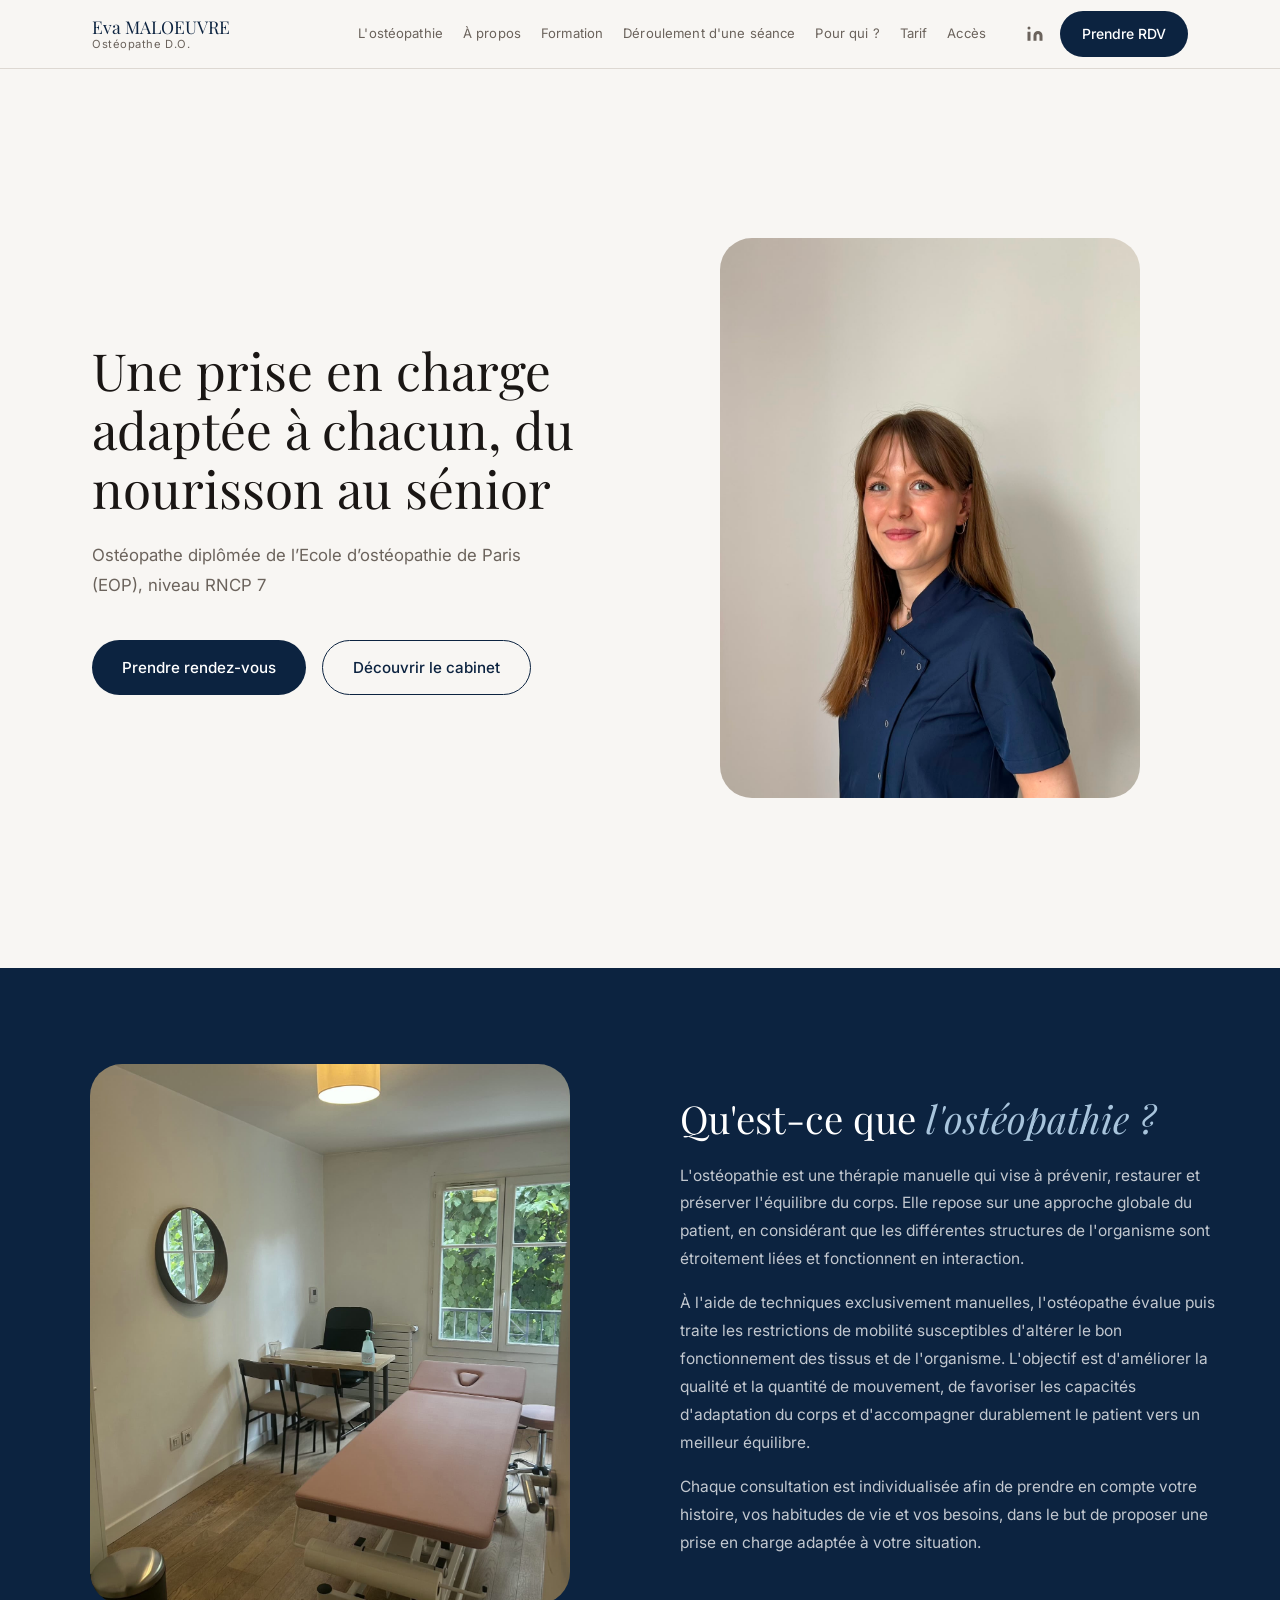
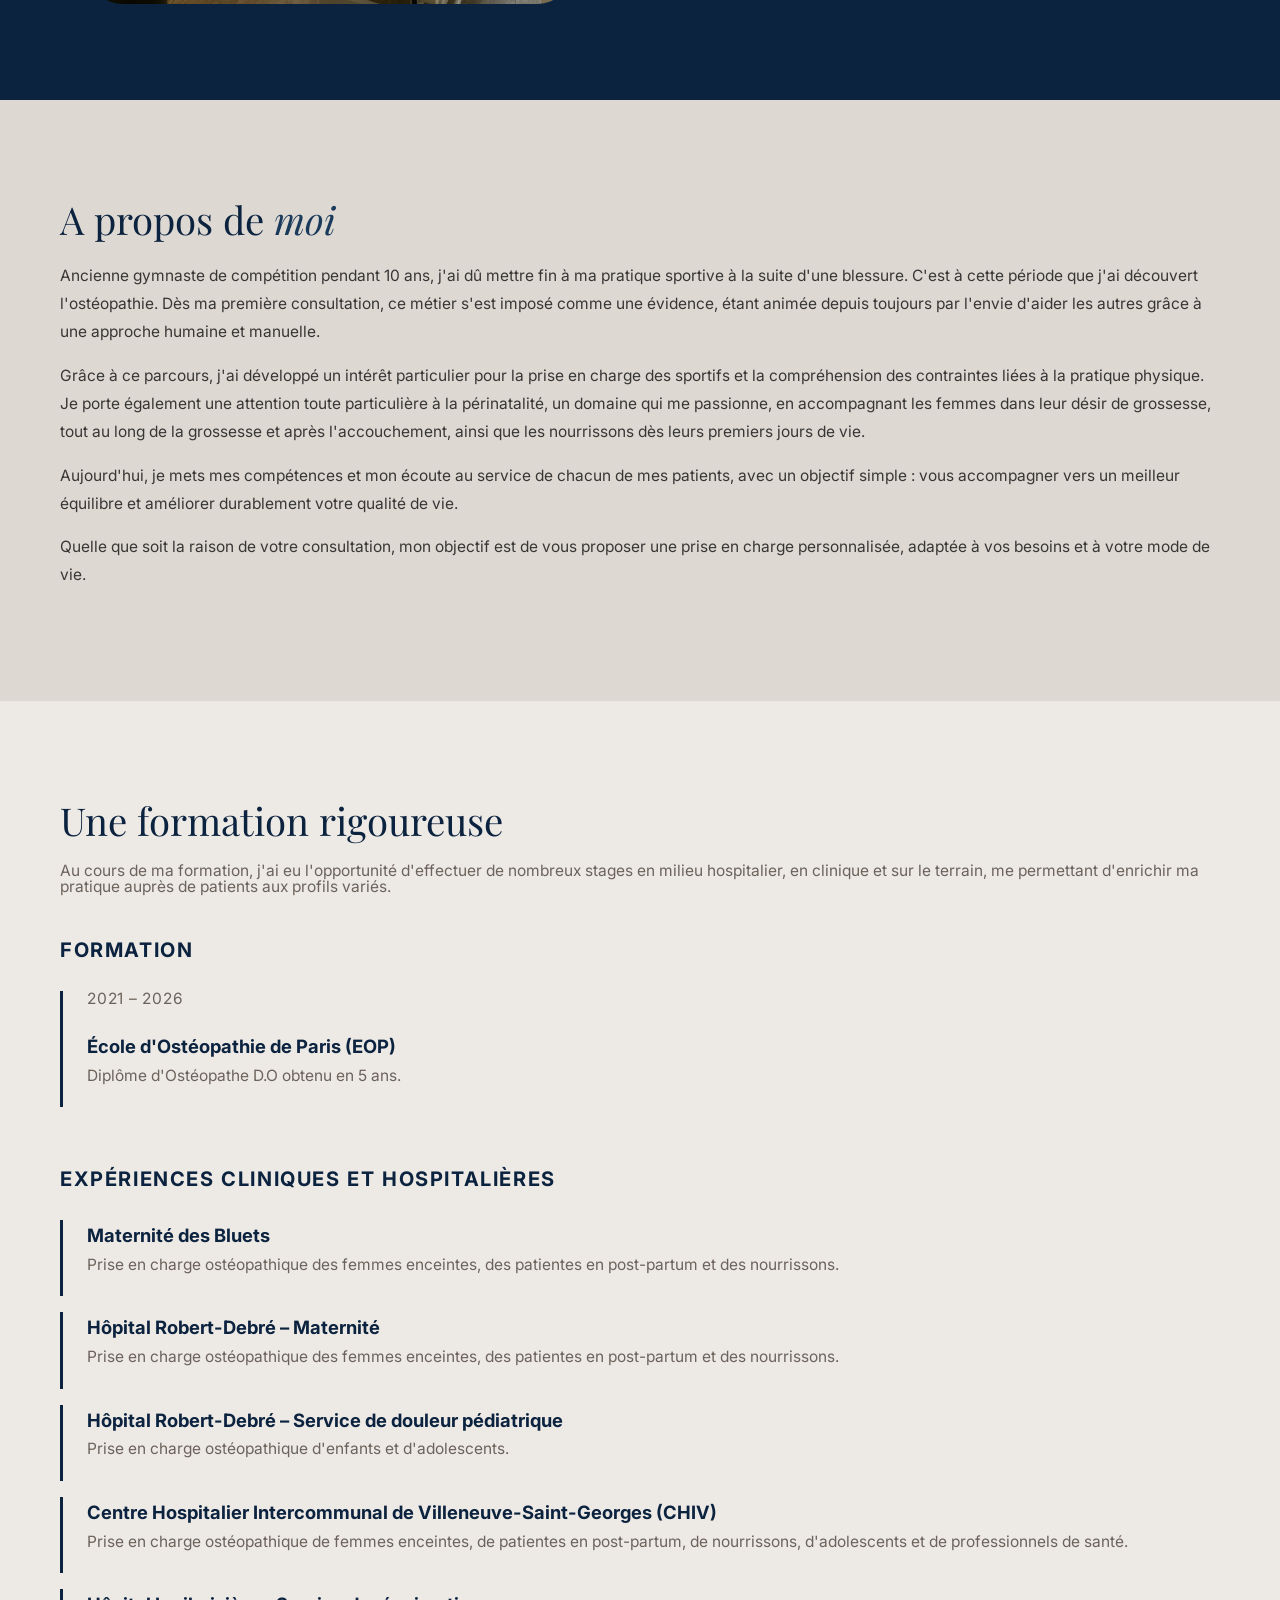
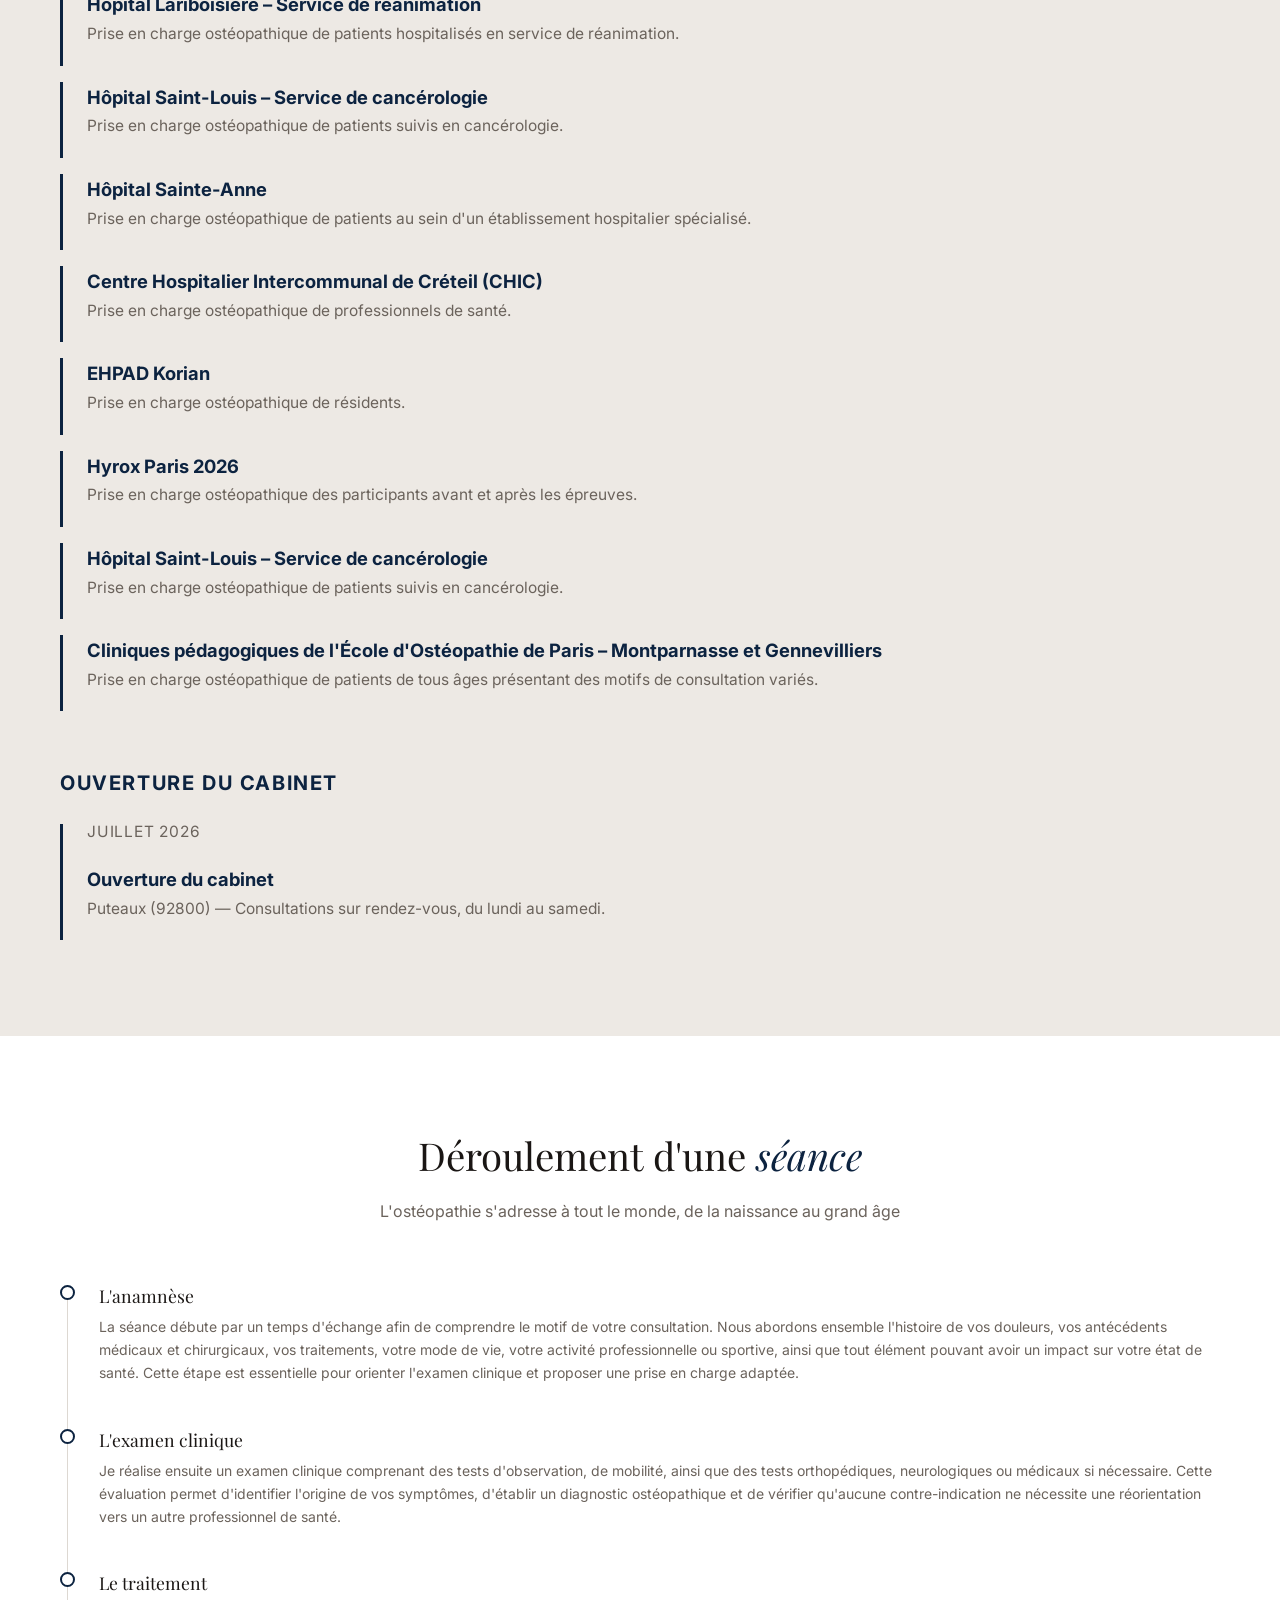
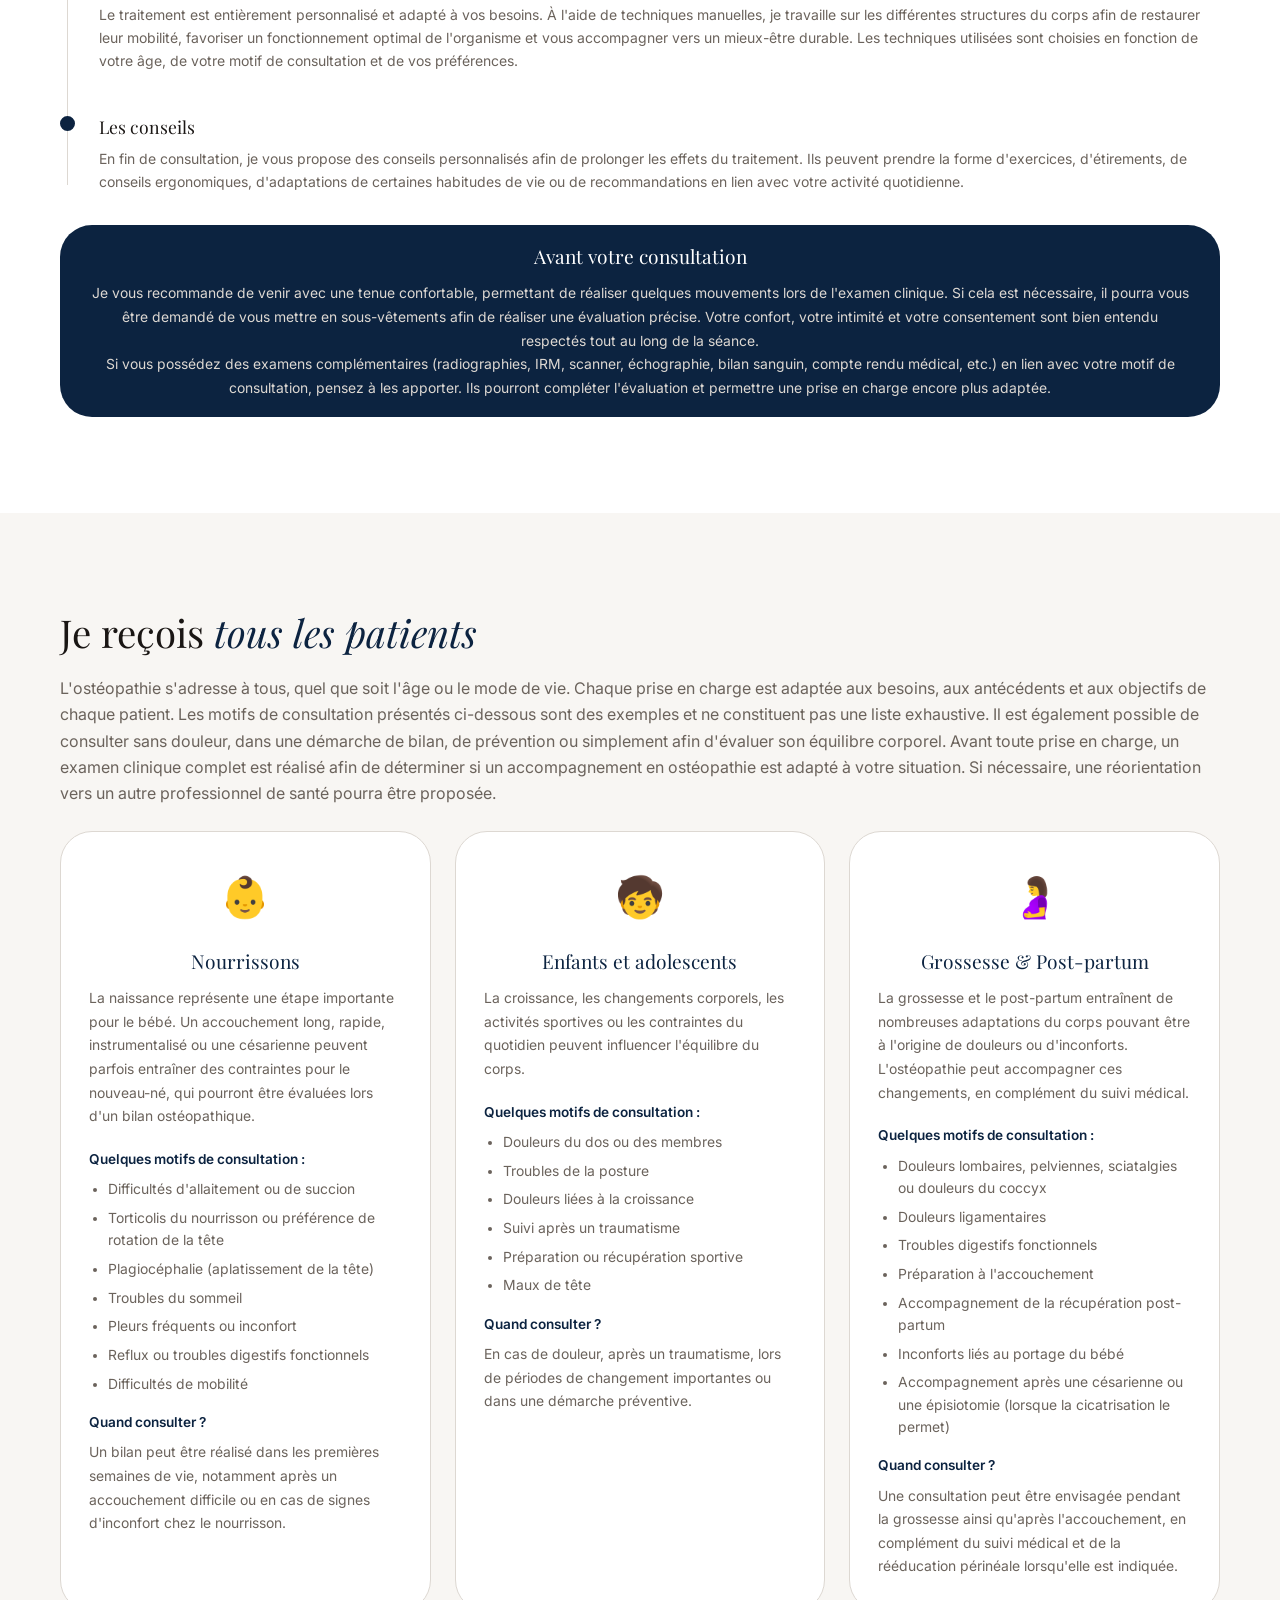
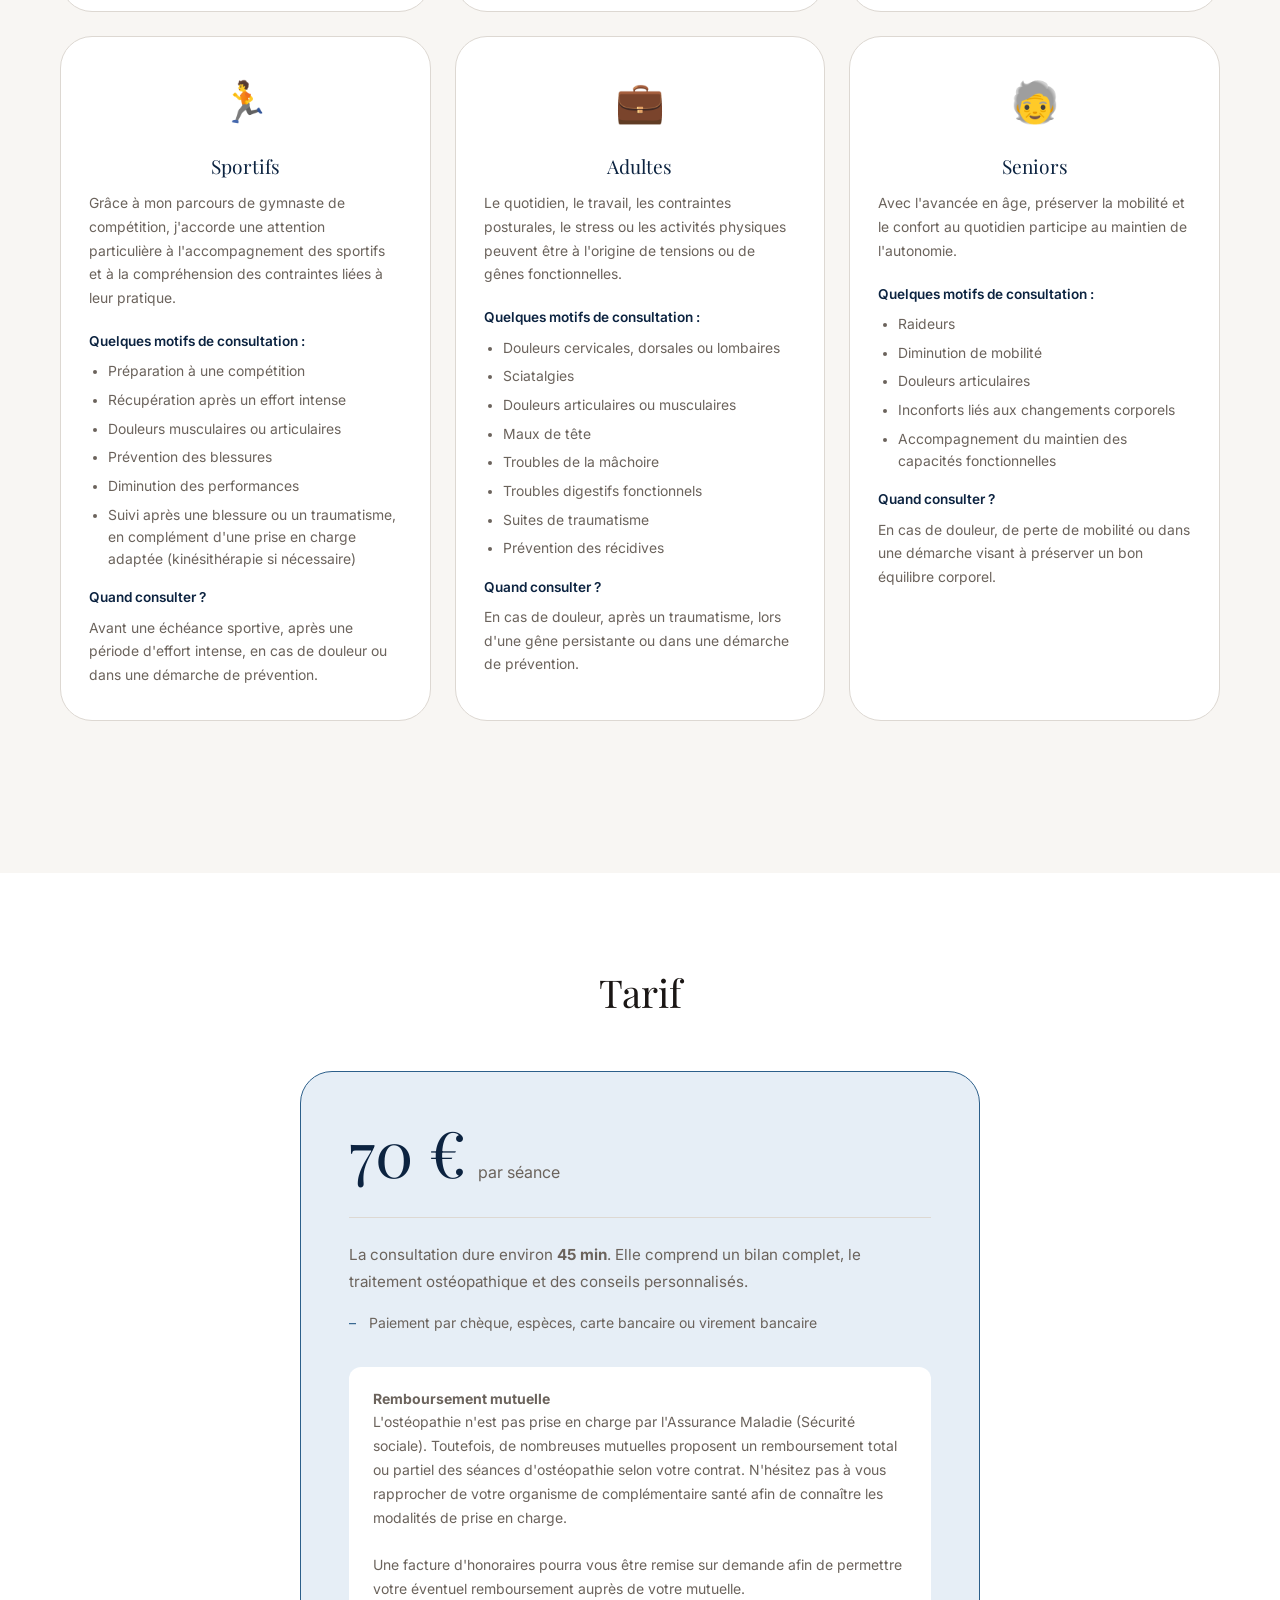
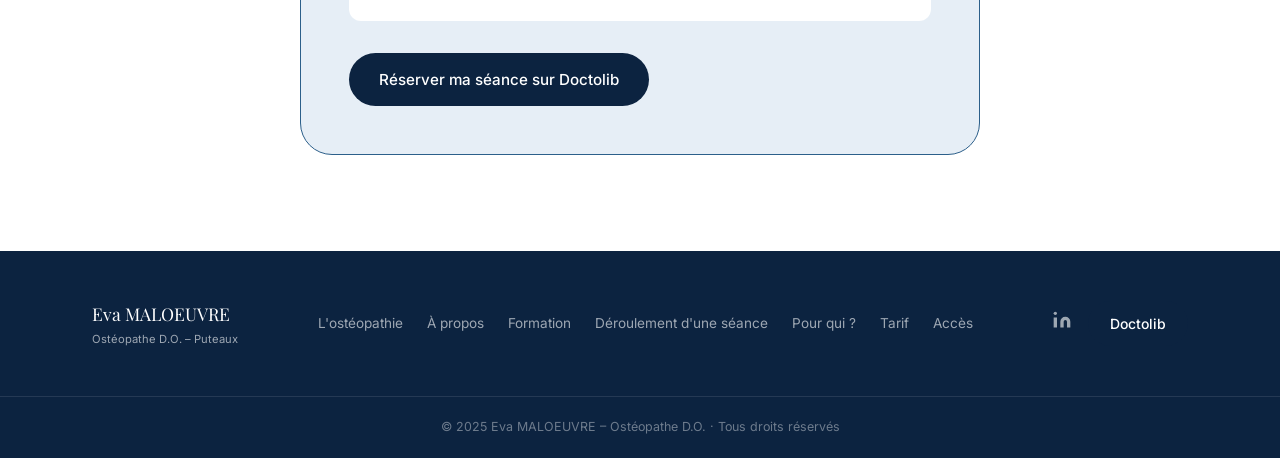
<file: index.html>
<!DOCTYPE html>
<html lang="fr">
<head>
  <meta charset="UTF-8" />
  <meta name="viewport" content="width=device-width, initial-scale=1.0" />
  <title>Eva MALOEUVRE – Ostéopathe D.O. à Puteaux</title>

  <!-- Fonts -->
  <link rel="preconnect" href="https://fonts.googleapis.com" />
  <link rel="preconnect" href="https://fonts.gstatic.com" crossorigin />
  <link href="https://fonts.googleapis.com/css2?family=Playfair+Display:ital,wght@0,400;0,500;1,400&family=Inter:wght@300;400;500&display=swap" rel="stylesheet" />

  <!-- CSS -->
 <link rel="stylesheet" href="style/variables.css" />
<link rel="stylesheet" href="style/main.css" />
</head>

<body>

  <!-- ========================================================
       NAVIGATION
  ======================================================== -->
  <header class="nav">
    <div class="nav__inner">

      <a href="index.html" class="nav__logo">
        Eva MALOEUVRE
        <span>Ostéopathe D.O.</span>
      </a>

      <!-- liens desktop -->
      <nav class="nav__links">
        <a href="#osteo">L'ostéopathie</a>
        <a href="#apropos">À propos</a>
        <a href="#parcours">Formation</a>
        <a href="#deroulement">Déroulement d'une séance</a>
        <a href="#publics">Pour qui ?</a>
        <a href="#tarif">Tarif</a>
        <a href="access.html">Accès</a>
      </nav>


      <!-- liens sociaux + CTA -->
      <div class="nav__actions">
        <a href="https://www.linkedin.com/in/eva-maloeuvre-a48ba0321/R" target="_blank" rel="noopener" class="nav__icon" aria-label="LinkedIn">
          <svg width="18" height="18" viewBox="0 0 24 24" fill="currentColor"><path d="M16 8a6 6 0 016 6v7h-4v-7a2 2 0 00-2-2 2 2 0 00-2 2v7h-4v-7a6 6 0 016-6zM2 9h4v12H2z"/><circle cx="4" cy="4" r="2"/></svg>
        </a>
        <a href="https://www.doctolib.fr/osteopathe/puteaux/eva-maloeuvre" target="_blank" rel="noopener" class="btn btn--primary">
          Prendre RDV
        </a>
      </div>

      <!-- burger menu mobile -->
      <button class="nav__burger" id="burger" aria-label="Menu">
        <span></span><span></span><span></span>
      </button>

    </div>

    <!-- menu mobile déroulant -->
    <div class="nav__mobile" id="mobile-menu">
        <a href="#osteo">L'ostéopathie</a>
        <a href="#apropos">À propos</a>
        <a href="#parcours">Formation</a>
        <a href="#deroulement">Déroulement d'une séance</a>
        <a href="#publics">Pour qui ?</a>
        <a href="#tarif">Tarif</a>
        <a href="access.html">Accès</a>
      <a href="https://www.doctolib.fr/osteopathe/puteaux/eva-maloeuvre" target="_blank" class="btn btn--primary">Prendre RDV sur Doctolib</a>
    </div>
  </header>


  <!-- ========================================================
       HERO
  ======================================================== -->
  <section class="hero" id="top">
    <div class="hero__content">
      <h1 class="hero__title">
        Une prise en charge adaptée à chacun, du nourisson au sénior</br>
      </h1>
      <p class="hero__sub">
        Ostéopathe diplômée de l’Ecole d’ostéopathie de Paris (EOP), niveau RNCP 7 
      <div class="hero__ctas">
        <a href="https://www.doctolib.fr/osteopathe/puteaux/eva-maloeuvre" target="_blank" class="btn btn--primary btn--lg">
          Prendre rendez-vous
        </a>
        <a href="access.html" class="btn btn--ghost btn--lg">
          Découvrir le cabinet
        </a>
      </div>
    </div>

    <div class="hero__photo">
      <img src="Images/photo.png"  />
    </div>
  </section>

  <!-- ========================================================
       C'EST QUOI L'OSTÉOPATHIE 
  ========================================================-->
  <section class="section osteo" id="osteo">
    <div class="section__inner osteo__inner">

      <div class="osteo__text">
        <h2 class="section__title">Qu'est-ce que<em> l'ostéopathie ?</em></h2> <!--a diminuer car sur 2 lignes-->
        <p>
        L'ostéopathie est une thérapie manuelle qui vise à prévenir, restaurer et préserver l'équilibre du corps. Elle repose sur une approche globale du patient, en considérant que les différentes structures de l'organisme sont étroitement liées et fonctionnent en interaction.
        </p>
        <p>
        À l'aide de techniques exclusivement manuelles, l'ostéopathe évalue puis traite les restrictions de mobilité susceptibles d'altérer le bon fonctionnement des tissus et de l'organisme. L'objectif est d'améliorer la qualité et la quantité de mouvement, de favoriser les capacités d'adaptation du corps et d'accompagner durablement le patient vers un meilleur équilibre.
        </p>
        <p>
        Chaque consultation est individualisée afin de prendre en compte votre histoire, vos habitudes de vie et vos besoins, dans le but de proposer une prise en charge adaptée à votre situation.
        </p>
      </div>

    <div class="hero__photo2">
      <img src="Images/cabinet.jpeg"  />
    </div>
    </div>
  </section>

  <!-- ========================================================
       A PROPOS 
  ======================================================== -->
<section class="section apropos" id="apropos">
    <div class="section__inner apropos__inner">

      <div class="apropos__text">
        <h2 class="section__title">A propos de <em> moi</em></h2> 
        <p>
        Ancienne gymnaste de compétition pendant 10 ans, j'ai dû mettre fin à ma pratique sportive à la suite d'une blessure. C'est à cette période que j'ai découvert l'ostéopathie. Dès ma première consultation, ce métier s'est imposé comme une évidence, étant animée depuis toujours par l'envie d'aider les autres grâce à une approche humaine et manuelle.
        </p>
        <p>
        Grâce à ce parcours, j'ai développé un intérêt particulier pour la prise en charge des sportifs et la compréhension des contraintes liées à la pratique physique. Je porte également une attention toute particulière à la périnatalité, un domaine qui me passionne, en accompagnant les femmes dans leur désir de grossesse, tout au long de la grossesse et après l'accouchement, ainsi que les nourrissons dès leurs premiers jours de vie.        
        </p>
        <p>
        Aujourd'hui, je mets mes compétences et mon écoute au service de chacun de mes patients, avec un objectif simple : vous accompagner vers un meilleur équilibre et améliorer durablement votre qualité de vie.        
        </p>
        <p>
        Quelle que soit la raison de votre consultation, mon objectif est de vous proposer une prise en charge personnalisée, adaptée à vos besoins et à votre mode de vie.
        </p>
      </div>

    </div>
  </section>
  
  <!-- ========================================================
       PARCOURS 
  ======================================================== -->

<section class="section parcours" id="parcours">
  <div class="section__inner parcours__inner">

    <div class="parcours__content">
      <h2 class="section__title">Une formation rigoureuse</h2>

      <p class="parcours__intro">Au cours de ma formation, j'ai eu l'opportunité d'effectuer de nombreux stages en milieu hospitalier, en clinique et sur le terrain, me permettant d'enrichir ma pratique auprès de patients aux profils variés.</p>

      <div class="cv-list">

        <h3 class="cv-group__title">Formation</h3>
        <div class="cv-item">
          <p class="cv-item__date">2021 – 2026</p>
          <h3 class="cv-item__title">École d'Ostéopathie de Paris (EOP)</h3>
          <p class="cv-item__desc">Diplôme d'Ostéopathe D.O obtenu en 5 ans.</p>
        </div>

        <h3 class="cv-group__title">Expériences cliniques et hospitalières</h3>
        <div class="cv-item">
          <h3 class="cv-item__title">Maternité des Bluets</h3>
          <p class="cv-item__desc">Prise en charge ostéopathique des femmes enceintes, des patientes en post-partum et des nourrissons.</p>
        </div>

        <div class="cv-item">
          <h3 class="cv-item__title">Hôpital Robert-Debré – Maternité </h3>
          <p class="cv-item__desc">Prise en charge ostéopathique des femmes enceintes, des patientes en post-partum et des nourrissons.</p>
        </div>

        <div class="cv-item">
          <h3 class="cv-item__title">Hôpital Robert-Debré – Service de douleur pédiatrique</h3>
          <p class="cv-item__desc">Prise en charge ostéopathique d'enfants et d'adolescents.</p>
        </div>

        <div class="cv-item">
          <h3 class="cv-item__title">Centre Hospitalier Intercommunal de Villeneuve-Saint-Georges (CHIV)</h3>
          <p class="cv-item__desc">Prise en charge ostéopathique de femmes enceintes, de patientes en post-partum, de nourrissons, d'adolescents et de professionnels de santé.</p>
        </div>

        <div class="cv-item">
          <h3 class="cv-item__title">Hôpital Lariboisière – Service de réanimation</h3>
          <p class="cv-item__desc">Prise en charge ostéopathique de patients hospitalisés en service de réanimation.</p>
        </div>

        <div class="cv-item">
          <h3 class="cv-item__title">Hôpital Saint-Louis – Service de cancérologie</h3>
          <p class="cv-item__desc">Prise en charge ostéopathique de patients suivis en cancérologie.</p>
        </div>

        <div class="cv-item">
          <h3 class="cv-item__title">Hôpital Sainte-Anne</h3>
          <p class="cv-item__desc">Prise en charge ostéopathique de patients au sein d'un établissement hospitalier spécialisé.</p>
        </div>
  
        <div class="cv-item">
          <h3 class="cv-item__title">Centre Hospitalier Intercommunal de Créteil (CHIC)</h3>
          <p class="cv-item__desc">Prise en charge ostéopathique de professionnels de santé.</p>
        </div>

        <div class="cv-item">
          <h3 class="cv-item__title">EHPAD Korian</h3>
          <p class="cv-item__desc">Prise en charge ostéopathique de résidents.</p>
        </div>

        <div class="cv-item">
          <h3 class="cv-item__title">Hyrox Paris 2026</h3>
          <p class="cv-item__desc">Prise en charge ostéopathique des participants avant et après les épreuves.</p>
        </div>

        <div class="cv-item">
          <h3 class="cv-item__title">Hôpital Saint-Louis – Service de cancérologie</h3>
          <p class="cv-item__desc">Prise en charge ostéopathique de patients suivis en cancérologie.</p>
        </div>

        <div class="cv-item">
          <h3 class="cv-item__title">Cliniques pédagogiques de l'École d'Ostéopathie de Paris – Montparnasse et Gennevilliers</h3>
          <p class="cv-item__desc">Prise en charge ostéopathique de patients de tous âges présentant des motifs de consultation variés.</p>
        </div>

        <h3 class="cv-group__title">Ouverture du cabinet</h3>
        <div class="cv-item">
          <p class="cv-item__date">Juillet 2026</p>
          <h3 class="cv-item__title">Ouverture du cabinet</h3>
          <p class="cv-item__desc">Puteaux (92800) — Consultations sur rendez-vous, du lundi au samedi.</p>
        </div>

      </div>
    </div>

  </div>
</section>

  <!-- ========================================================
      DEROULEMENT 
  ======================================================== -->
  <section class="section deroulement" id="deroulement">
  <div class="section__inner deroulement__inner">

      <div class="section__header">
        <h2 class="section__title">Déroulement d'une <em>séance</em></h2>
        <p class="section__sub"> L'ostéopathie s'adresse à tout le monde, de la naissance au grand âge</p>
      </div>
      
        <div class="timeline">

          <div class="timeline__item">
            <div class="timeline__dot"></div>
            <div class="timeline__body">
              <h3>L'anamnèse</h3>
              <p>La séance débute par un temps d'échange afin de comprendre le motif de votre consultation. Nous abordons ensemble l'histoire de vos douleurs, vos antécédents médicaux et chirurgicaux, vos traitements, votre mode de vie, votre activité professionnelle ou sportive, ainsi que tout élément pouvant avoir un impact sur votre état de santé. Cette étape est essentielle pour orienter l'examen clinique et proposer une prise en charge adaptée.</p>
            </div>
          </div>

          <div class="timeline__item">
            <div class="timeline__dot"></div>
            <div class="timeline__body">
              <h3>L'examen clinique</h3>
              <p>Je réalise ensuite un examen clinique comprenant des tests d'observation, de mobilité, ainsi que des tests orthopédiques, neurologiques ou médicaux si nécessaire. Cette évaluation permet d'identifier l'origine de vos symptômes, d'établir un diagnostic ostéopathique et de vérifier qu'aucune contre-indication ne nécessite une réorientation vers un autre professionnel de santé.</p>
            </div>
          </div>

          <div class="timeline__item">
            <div class="timeline__dot"></div>
            <div class="timeline__body">
              <h3>Le traitement</h3>
              <p>Le traitement est entièrement personnalisé et adapté à vos besoins. À l'aide de techniques manuelles, je travaille sur les différentes structures du corps afin de restaurer leur mobilité, favoriser un fonctionnement optimal de l'organisme et vous accompagner vers un mieux-être durable. Les techniques utilisées sont choisies en fonction de votre âge, de votre motif de consultation et de vos préférences.</p>
            </div>
          </div>

          <div class="timeline__item">
            <div class="timeline__dot"></div>
            <div class="timeline__body">
              <h3>Les conseils</h3>
              <p>En fin de consultation, je vous propose des conseils personnalisés afin de prolonger les effets du traitement. Ils peuvent prendre la forme d'exercices, d'étirements, de conseils ergonomiques, d'adaptations de certaines habitudes de vie ou de recommandations en lien avec votre activité quotidienne.</p>
            </div>
          </div>
        </div>

        <div class="deroulement-bubble">
          <h3>Avant votre consultation</h3>
          <p>
            Je vous recommande de venir avec une tenue confortable, permettant de réaliser quelques mouvements lors de l'examen clinique. Si cela est nécessaire, il pourra vous être demandé de vous mettre en sous-vêtements afin de réaliser une évaluation précise. Votre confort, votre intimité et votre consentement sont bien entendu respectés tout au long de la séance.
          </p>
          <p>
            Si vous possédez des examens complémentaires (radiographies, IRM, scanner, échographie, bilan sanguin, compte rendu médical, etc.) en lien avec votre motif de consultation, pensez à les apporter. Ils pourront compléter l'évaluation et permettre une prise en charge encore plus adaptée.
          </p>
        </div>
      
      </div>

    </div>
  </section>



  <!-- ========================================================
       PUBLICS 
  ======================================================== -->
  <section class="section publics" id="publics">
    <div class="section__inner">

        <h2 class="section__title">Je reçois <em>tous les patients</em></h2>
        <p class="section__sub2">L'ostéopathie s'adresse à tous, quel que soit l'âge ou le mode de vie. Chaque prise en charge est adaptée aux besoins, aux antécédents et aux objectifs de chaque patient. Les motifs de consultation présentés ci-dessous sont des exemples et ne constituent pas une liste exhaustive. Il est également possible de consulter sans douleur, dans une démarche de bilan, de prévention ou simplement afin d'évaluer son équilibre corporel. Avant toute prise en charge, un examen clinique complet est réalisé afin de déterminer si un accompagnement en ostéopathie est adapté à votre situation. Si nécessaire, une réorientation vers un autre professionnel de santé pourra être proposée.</p>

      <div class="publics__grid">

      <div class="public-bubble">
        <div class="public-bubble__icon">👶</div>
        <h3>Nourrissons</h3>

        <p class="public-bubble__intro">
          La naissance représente une étape importante pour le bébé. Un accouchement long, rapide, instrumentalisé ou une césarienne peuvent parfois entraîner des contraintes pour le nouveau-né, qui pourront être évaluées lors d'un bilan ostéopathique.
        </p>

        <p class="public-bubble__label">Quelques motifs de consultation :</p>
        <ul class="public-bubble__list">
          <li>Difficultés d'allaitement ou de succion</li>
          <li>Torticolis du nourrisson ou préférence de rotation de la tête</li>
          <li>Plagiocéphalie (aplatissement de la tête)</li>
          <li>Troubles du sommeil</li>
          <li>Pleurs fréquents ou inconfort</li>
          <li>Reflux ou troubles digestifs fonctionnels</li>
          <li>Difficultés de mobilité</li>
        </ul>

        <p class="public-bubble__label">Quand consulter ?</p>
        <p class="public-bubble__desc">
          Un bilan peut être réalisé dans les premières semaines de vie, notamment après un accouchement difficile ou en cas de signes d'inconfort chez le nourrisson.
        </p>
      </div>

        <div class="public-bubble">
          <div class="public-bubble__icon">🧒</div>
          <h3>Enfants et adolescents</h3>

        <p class="public-bubble__intro">
            La croissance, les changements corporels, les activités sportives ou les contraintes du quotidien peuvent influencer l'équilibre du corps.
        </p>

        <p class="public-bubble__label">Quelques motifs de consultation :</p>
        <ul class="public-bubble__list">
          <li>Douleurs du dos ou des membres</li>
          <li>Troubles de la posture</li>
          <li>Douleurs liées à la croissance</li>
          <li>Suivi après un traumatisme</li>
          <li>Préparation ou récupération sportive</li>
          <li>Maux de tête</li>
        </ul>

        <p class="public-bubble__label">Quand consulter ?</p>
        <p class="public-bubble__desc">
          En cas de douleur, après un traumatisme, lors de périodes de changement importantes ou dans une démarche préventive.
        </p>
      </div>
 

        <div class="public-bubble">
          <div class="public-bubble__icon">🤰</div>
          <h3>Grossesse & Post-partum</h3>

        <p class="public-bubble__intro">
          La grossesse et le post-partum entraînent de nombreuses adaptations du corps pouvant être à l'origine de douleurs ou d'inconforts. L'ostéopathie peut accompagner ces changements, en complément du suivi médical.
        </p>

        <p class="public-bubble__label">Quelques motifs de consultation :</p>
        <ul class="public-bubble__list">
          <li>Douleurs lombaires, pelviennes, sciatalgies ou douleurs du coccyx</li>
          <li>Douleurs ligamentaires</li>
          <li>Troubles digestifs fonctionnels</li>
          <li>Préparation à l'accouchement</li>
          <li>Accompagnement de la récupération post-partum</li>
          <li>Inconforts liés au portage du bébé</li>
          <li>Accompagnement après une césarienne ou une épisiotomie (lorsque la cicatrisation le permet)</li>
        </ul>
        <p class="public-bubble__label">Quand consulter ?</p>
        <p class="public-bubble__desc">
          Une consultation peut être envisagée pendant la grossesse ainsi qu'après l'accouchement, en complément du suivi médical et de la rééducation périnéale lorsqu'elle est indiquée.
        </p>
        </div>

        <div class="public-bubble">
          <div class="public-bubble__icon">🏃</div>
          <h3>Sportifs</h3>

        <p class="public-bubble__intro">
            Grâce à mon parcours de gymnaste de compétition, j'accorde une attention particulière à l'accompagnement des sportifs et à la compréhension des contraintes liées à leur pratique.
        </p>

        <p class="public-bubble__label">Quelques motifs de consultation :</p>
        <ul class="public-bubble__list">
          <li>Préparation à une compétition</li>
          <li>Récupération après un effort intense</li>
          <li>Douleurs musculaires ou articulaires</li>
          <li>Prévention des blessures</li>
          <li>Diminution des performances</li>
          <li>Suivi après une blessure ou un traumatisme, en complément d'une prise en charge adaptée (kinésithérapie si nécessaire)</li>
        </ul>
        <p class="public-bubble__label">Quand consulter ?</p>
        <p class="public-bubble__desc">
            Avant une échéance sportive, après une période d'effort intense, en cas de douleur ou dans une démarche de prévention.
        </p>
        </div>


        <div class="public-bubble">
          <div class="public-bubble__icon">💼</div>
          <h3>Adultes</h3>

        <p class="public-bubble__intro">
          Le quotidien, le travail, les contraintes posturales, le stress ou les activités physiques peuvent être à l'origine de tensions ou de gênes fonctionnelles.
        </p>

        <p class="public-bubble__label">Quelques motifs de consultation :</p>
        <ul class="public-bubble__list">
          <li>Douleurs cervicales, dorsales ou lombaires</li>
          <li>Sciatalgies</li>
          <li>Douleurs articulaires ou musculaires</li>
          <li>Maux de tête</li>
          <li>Troubles de la mâchoire</li>
          <li>Troubles digestifs fonctionnels</li>
          <li>Suites de traumatisme</li>
          <li>Prévention des récidives</li>
        </ul>
        <p class="public-bubble__label">Quand consulter ?</p>
        <p class="public-bubble__desc">
          En cas de douleur, après un traumatisme, lors d'une gêne persistante ou dans une démarche de prévention.</p>
        </p>
        </div>


        <div class="public-bubble">
          <div class="public-bubble__icon">🧓</div>
          <h3>Seniors</h3>

        <p class="public-bubble__intro">
            Avec l'avancée en âge, préserver la mobilité et le confort au quotidien participe au maintien de l'autonomie.
        </p>

        <p class="public-bubble__label">Quelques motifs de consultation :</p>
        <ul class="public-bubble__list">
          <li>Raideurs</li>
          <li>Diminution de mobilité</li>
          <li>Douleurs articulaires</li>
          <li>Inconforts liés aux changements corporels</li>
          <li>Accompagnement du maintien des capacités fonctionnelles</li>
        </ul>
        <p class="public-bubble__label">Quand consulter ?</p>
        <p class="public-bubble__desc">
          En cas de douleur, de perte de mobilité ou dans une démarche visant à préserver un bon équilibre corporel.
        </p>
        </div>

      </div>
    </div>
  </section>

  <!-- ========================================================
       TARIF
  ======================================================== -->
  <section class="section tarif" id="tarif">
    <div class="section__inner">

      <div class="section__header">
        <h2 class="section__title">Tarif</h2>
      </div>

      <div class="tarif__card">
        <div class="tarif__price">
          <span class="tarif__amount">70 €</span>
          <span class="tarif__per">par séance</span>
        </div>
        <div class="tarif__details">
          <p>La consultation dure environ <strong>45 min</strong>. Elle comprend un bilan complet, le traitement ostéopathique et des conseils personnalisés.</p>
          <ul>
            <li>Paiement par chèque, espèces, carte bancaire ou virement bancaire</li>
          </ul>
        </div>
        <div class="tarif__mutuelle">
        <p>
            <strong>Remboursement mutuelle</strong><br>
          L'ostéopathie n'est pas prise en charge par l'Assurance Maladie (Sécurité sociale). Toutefois, de nombreuses mutuelles proposent un remboursement total ou partiel des séances d'ostéopathie selon votre contrat. N'hésitez pas à vous rapprocher de votre organisme de complémentaire santé afin de connaître les modalités de prise en charge.
          <p> <br>
          Une facture d'honoraires pourra vous être remise sur demande afin de permettre votre éventuel remboursement auprès de votre mutuelle.
        </p>
        </div>
        <a href="https://www.doctolib.fr/osteopathe/puteaux/eva-maloeuvre" target="_blank" class="btn btn--primary btn--lg tarif__cta">
          Réserver ma séance sur Doctolib
        </a>
      </div>

    </div>
  </section>


  <!-- ========================================================
       FOOTER
  ======================================================== -->
  <footer class="footer">
    <div class="footer__inner">

      <div class="footer__brand">
        <p class="footer__name">Eva MALOEUVRE</p>
        <p class="footer__title">Ostéopathe D.O. – Puteaux</p>
      </div>

      <div class="footer__links">
        <a href="#osteo">L'ostéopathie</a>
        <a href="#apropos">À propos</a>
        <a href="#parcours">Formation</a>
        <a href="#deroulement">Déroulement d'une séance</a>
        <a href="#publics">Pour qui ?</a>
        <a href="#tarif">Tarif</a>
        <a href="access.html">Accès</a>
      </div>

      <div class="footer__social">
        <a href="https://www.linkedin.com/in/eva-maloeuvre-a48ba0321/?locale=fr_FR" target="_blank" rel="noopener" aria-label="LinkedIn">
          <svg width="20" height="20" viewBox="0 0 24 24" fill="currentColor"><path d="M16 8a6 6 0 016 6v7h-4v-7a2 2 0 00-2-2 2 2 0 00-2 2v7h-4v-7a6 6 0 016-6zM2 9h4v12H2z"/><circle cx="4" cy="4" r="2"/></svg>
        </a>
        <a href="https://www.doctolib.fr/osteopathe/puteaux/eva-maloeuvre" target="_blank" rel="noopener" class="btn btn--primary">
          Doctolib
        </a>
      </div>

    </div>
    <div class="footer__bottom">
      <p>© 2025 Eva MALOEUVRE – Ostéopathe D.O. · Tous droits réservés</p>
    </div>
  </footer>


  <!-- JS -->
  <script src="JS/main.js"></script>

</body>
</html>
</file>
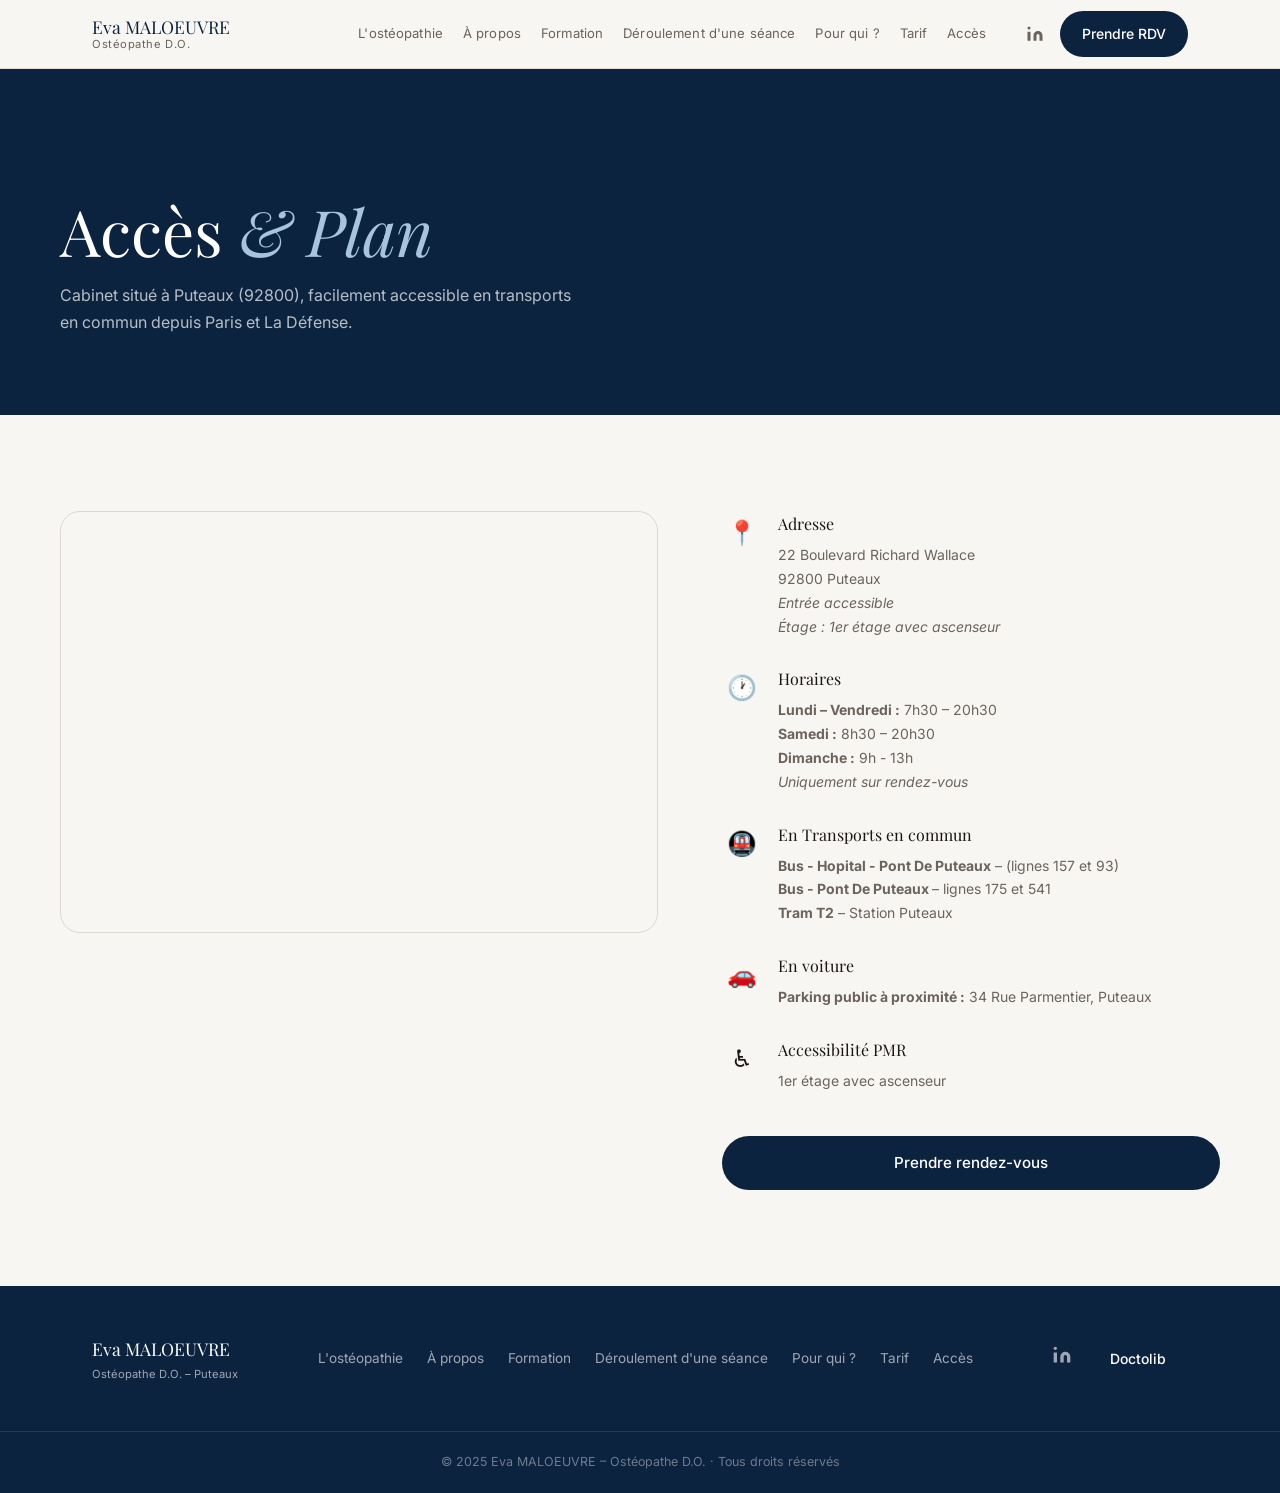
<file: access.html>
<!DOCTYPE html>
<html lang="fr">
<head>
  <meta charset="UTF-8" />
  <meta name="viewport" content="width=device-width, initial-scale=1.0" />
  <title>Accès & Plan – Eva MALOEUVRE Ostéopathe Puteaux</title>

  <link rel="preconnect" href="https://fonts.googleapis.com" />
  <link rel="preconnect" href="https://fonts.gstatic.com" crossorigin />
  <link href="https://fonts.googleapis.com/css2?family=Playfair+Display:ital,wght@0,400;0,500;1,400&family=Inter:wght@300;400;500&display=swap" rel="stylesheet" />

  <link rel="stylesheet" href="style/variables.css" />
  <link rel="stylesheet" href="style/main.css" />
</head>

<body>

  <!-- NAV (identique à index.html) probleme car le menu s'ouvre mais pas possible de lié alors que sur pc ca marche-->
  <header class="nav">
    <div class="nav__inner">
      <a href="index.html" class="nav__logo">
        Eva MALOEUVRE
        <span>Ostéopathe D.O.</span>
      </a>

      <nav class="nav__links">
        <a href="index.html#osteo">L'ostéopathie</a>
        <a href="index.html#apropos">À propos</a>
        <a href="index.html#parcours">Formation</a>
        <a href="index.html#deroulement">Déroulement d'une séance</a>
        <a href="index.html#publics">Pour qui ?</a>
        <a href="index.html#tarif">Tarif</a>
        <a href="access.html">Accès</a>
      </nav>

      <div class="nav__actions">
        <a href="https://www.linkedin.com/in/eva-maloeuvre-a48ba0321/R" target="_blank" rel="noopener" class="nav__icon" aria-label="LinkedIn">
          <svg width="18" height="18" viewBox="0 0 24 24" fill="currentColor"><path d="M16 8a6 6 0 016 6v7h-4v-7a2 2 0 00-2-2 2 2 0 00-2 2v7h-4v-7a6 6 0 016-6zM2 9h4v12H2z"/><circle cx="4" cy="4" r="2"/></svg>
        </a>
        <a href="https://www.doctolib.fr/osteopathe/puteaux/eva-maloeuvre" target="_blank" rel="noopener" class="btn btn--primary">
          Prendre RDV
        </a>
      </div>

      <button class="nav__burger" id="burger" aria-label="Menu">
        <span></span><span></span><span></span>
      </button>

    </div>

    <!-- menu mobile déroulant -->
    <div class="nav__mobile" id="mobile-menu">
        <a href="index.html#osteo">L'ostéopathie</a>
        <a href="index.html#apropos">À propos</a>
        <a href="index.html#parcours">Formation</a>
        <a href="index.html#deroulement">Déroulement d'une séance</a>
        <a href="index.html#publics">Pour qui ?</a>
        <a href="index.html#tarif">Tarif</a>
        <a href="access.html">Accès</a>
      <a href="https://www.doctolib.fr/osteopathe/puteaux/eva-maloeuvre" target="_blank" class="btn btn--primary">Prendre RDV sur Doctolib</a>
    </div>
  </header>

  <!-- PAGE HEADER -->
  <div class="page-header">
    <div class="page-header__inner">
      <h1 class="page-header__title">Accès <em>& Plan</em></h1>
      <p class="page-header__sub">Cabinet situé à Puteaux (92800), facilement accessible en transports en commun depuis Paris et La Défense.</p>
    </div>
  </div>


  <!-- CARTE + INFOS -->
  <section class="section acces">
    <div class="section__inner acces__inner">

      <!-- Carte Google Maps -->
      <div class="acces__map">
        <iframe
          iframe src="https://www.google.com/maps/embed?pb=!1m18!1m12!1m3!1d2623.8891284074216!2d2.241089!3d48.879390099999995!2m3!1f0!2f0!3f0!3m2!1i1024!2i768!4f13.1!3m3!1m2!1s0x47e665bd5a4ec871%3A0xa9710fece3dd5354!2sEva%20MALOEUVRE%20Ost%C3%A9opathe%20D.O!5e0!3m2!1sen!2sfr!4v1783077336001!5m2!1sen!2sfr" 
          width="100%"
          height="420"
          style="border:0; border-radius: 16px;"
          allowfullscreen=""
          loading="lazy"
          referrerpolicy="no-referrer-when-downgrade"
          title="Localisation du cabinet">
        </iframe>
      </div>

      <!-- Infos pratiques -->
      <div class="acces__infos">

        <div class="acces__bloc">
          <div class="acces__icon">📍</div>
          <div>
            <h3>Adresse</h3>
            <p>
              22 Boulevard Richard Wallace<br>
              92800 Puteaux
            </p>
            <p><em> Entrée accessible
            <br>Étage : 1er étage avec ascenseur </em></p>
          </div>
        </div>

        <div class="acces__bloc">
          <div class="acces__icon">🕐</div>
          <div>
            <h3>Horaires</h3>
            <p>
              <strong>Lundi – Vendredi :</strong> 7h30 – 20h30<br>
              <strong>Samedi :</strong> 8h30 – 20h30 <br>
              <strong>Dimanche :</strong> 9h - 13h <br> 
              <em>Uniquement sur rendez-vous</em>
            </p>
          </div>
        </div>

        <div class="acces__bloc">
          <div class="acces__icon">🚇</div>
          <div>
            <h3>En Transports en commun</h3>
            <p>
              <strong>Bus - Hopital - Pont De Puteaux</strong> – (lignes 157 et 93) <br>
              <strong>Bus - Pont De Puteaux </strong> – lignes 175 et 541 <br>
              <strong>Tram T2</strong> – Station Puteaux<br>
          </div>
        </div>

        <div class="acces__bloc">
          <div class="acces__icon">🚗</div>
          <div>
            <h3>En voiture</h3>
            <p>
              <strong>Parking public à proximité :</strong> 34 Rue Parmentier, Puteaux<br>
            </p>
          </div>
        </div>

        <div class="acces__bloc">
          <div class="acces__icon">♿</div>
          <div>
            <h3>Accessibilité PMR</h3>
            <p>
              1er étage avec ascenseur
            </p>
          </div>
        </div>

        <a href="https://www.doctolib.fr/osteopathe/puteaux/eva-maloeuvre" 
        target="_blank" class="btn btn--primary btn--lg" style="margin-top: 1rem;">
          Prendre rendez-vous
        </a>

      </div>

    </div>
  </section>


  <!-- ========================================================
       FOOTER
  ======================================================== -->
  <footer class="footer">
    <div class="footer__inner">

      <div class="footer__brand">
        <p class="footer__name">Eva MALOEUVRE</p>
        <p class="footer__title">Ostéopathe D.O. – Puteaux</p>
      </div>

      <div class="footer__links">
        <a href="index.html#osteo">L'ostéopathie</a>
        <a href="index.html#apropos">À propos</a>
        <a href="index.html#parcours">Formation</a>
        <a href="index.html#deroulement">Déroulement d'une séance</a>
        <a href="index.html#publics">Pour qui ?</a>
        <a href="index.html#tarif">Tarif</a>
        <a href="access.html">Accès</a>
      </div>

      <div class="footer__social">
        <a href="https://www.linkedin.com/in/AREMPLACER" target="_blank" rel="noopener" aria-label="LinkedIn">
          <svg width="20" height="20" viewBox="0 0 24 24" fill="currentColor"><path d="M16 8a6 6 0 016 6v7h-4v-7a2 2 0 00-2-2 2 2 0 00-2 2v7h-4v-7a6 6 0 016-6zM2 9h4v12H2z"/><circle cx="4" cy="4" r="2"/></svg>
        </a>
        <a href="https://www.doctolib.fr/osteopathe/puteaux/eva-maloeuvre" target="_blank" rel="noopener" class="btn btn--primary">
          Doctolib
        </a>
      </div>

    </div>
    <div class="footer__bottom">
      <p>© 2025 Eva MALOEUVRE – Ostéopathe D.O. · Tous droits réservés</p>
    </div>
  </footer>

  <script src="JS/main.js"></script>
</body>
</html>
</file>
<file: style/variables.css>
:root {
    --bleu: #0C2340;
    --bleu-mid: #1A3A5C;
    --bleu-lt: #E6EEF6;
    --bleu-accent: #2C5F8A;

    --blanc: #FFFFFF;
    --creme: #F8F6F3;
    --sable: #EDE9E4;
    --bordure: #DDD8D2;

    --texte: #1A1614;
    --texte-muted: #6B635C;

    --serif: 'Playfair Display', Georgia, serif;
    --sans: 'Inter', system-ui, sans-serif;

    --radius-sm: 8px;
    --radius-md: 12px;
    --radius-lg: 20px;
    --radius-xl: 32px;

    --max-width: 1160px;
    --nav-height: 68px;
  }
</file>
<file: style/main.css>
/* ══════════════════════════════════════════
   RESET & BASE
══════════════════════════════════════════ */
*, *::before, *::after {
  box-sizing: border-box;
  margin: 0;
  padding: 0;
}

html {
  scroll-behavior: smooth;
}

body {
  font-family: var(--sans);
  background: var(--creme);
  color: var(--texte);
  line-height: 1.65;
  -webkit-font-smoothing: antialiased;
}

img {
  max-width: 100%;
  display: block;
}

a {
  color: inherit;
  text-decoration: none;
}

ul {
  list-style: none;
}

/* ══════════════════════════════════════════
   TYPOGRAPHIE GLOBALE
══════════════════════════════════════════ */
.section__title {
  font-family: var(--serif);
  font-size: clamp(1.8rem, 3vw, 2.6rem);
  font-weight: 400;
  line-height: 1.2;
  color: var(--texte);
  margin-bottom: 1.25rem;

  /* Empêche les coupures de mots moches */
  overflow-wrap: break-word;
  hyphens: none;
}

.section__title em {
  font-style: italic;
  color: var(--bleu);
}

.label {
  display: inline-block;
  font-size: 0.72rem;
  font-weight: 500;
  letter-spacing: 0.14em;
  text-transform: uppercase;
  color: var(--bleu-accent);
  margin-bottom: 0.75rem;
}

.section__sub {
  font-size: 1rem;
  color: var(--texte-muted);
  max-width: 520px;
  margin: 0 auto;
}

.section__sub2 {
  font-size: 1rem;
  color: var(--texte-muted);
  margin: left;
}
/* ══════════════════════════════════════════
   BOUTONS
══════════════════════════════════════════ */
.btn {
  display: inline-flex;
  align-items: center;
  justify-content: center;
  gap: 8px;
  padding: 11px 22px;
  border-radius: 999px;
  font-family: var(--sans);
  font-size: 0.875rem;
  font-weight: 500;
  cursor: pointer;
  border: none;
  transition: background 0.2s, transform 0.15s, opacity 0.2s;
  white-space: nowrap;
}

.btn:hover {
  transform: translateY(-1px);
}

.btn--primary {
  background: var(--bleu);
  color: var(--blanc);
}

.btn--primary:hover {
  background: var(--bleu-mid);
}

.btn--ghost {
  background: transparent;
  color: var(--bleu);
  border: 1.5px solid var(--bleu);
}

.btn--ghost:hover {
  background: var(--bleu-lt);
}

.btn--lg {
  padding: 14px 30px;
  font-size: 0.95rem;
}

/* ══════════════════════════════════════════
   NAVIGATION
══════════════════════════════════════════ */

.nav {
  position: fixed;
  top: 0;
  left: 0;
  right: 0;
  z-index: 100;
  background: rgba(248, 246, 243, 0.95);
  backdrop-filter: blur(10px);
  border-bottom: 1px solid var(--bordure);
}

.nav__inner {
  max-width: var(--max-width);
  margin: 0 auto;
  padding: 0 2rem;
  height: var(--nav-height);
  display: flex;
  align-items: center;
  gap: 1.5rem;
  position: relative;
}

.nav__logo {
  font-family: var(--serif);
  font-size: 1.1rem;
  font-weight: 400;
  color: var(--bleu);
  line-height: 1.2;
  flex-shrink: 0;
}

.nav__logo span {
  display: block;
  font-family: var(--sans);
  font-size: 0.7rem;
  font-weight: 400;
  color: var(--texte-muted);
  letter-spacing: 0.05em;
  margin-top: 1px;
}

.nav__links {
  display: flex;
  align-items: center;
  gap: 1.25rem;
  margin-left: auto;
}

.nav__links a {
  font-size: 0.82rem;
  font-weight: 400;
  color: var(--texte-muted);
  letter-spacing: 0.01em;
  transition: color 0.2s;
  white-space: nowrap;
}

.nav__links a:hover,
.nav__links a.active {
  color: var(--bleu);
}

.nav__actions {
  display: flex;
  align-items: center;
  gap: 1rem;
  margin-left: 1rem;
  flex-shrink: 0;
}

.nav__icon {
  display: flex;
  align-items: center;
  color: var(--texte-muted);
  transition: color 0.2s;
}

.nav__icon:hover {
  color: var(--bleu);
}


/* Burger mobile */
.nav__burger {
  display: none;
  flex-direction: column;
  gap: 5px;
  background: none;
  border: none;
  cursor: pointer;
  padding: 4px;
  margin-left: auto;
}

.nav__burger span {
  display: block;
  width: 22px;
  height: 1.5px;
  background: var(--texte);
  transition: transform 0.25s, opacity 0.25s;
}

/* Menu mobile */
.nav__mobile {
  display: none;
  flex-direction: column;
  position: absolute;
  top: 100%;
  left: 0;
  right: 0;

  background: var(--blanc);
  border-top: 1px solid var(--bordure);
  padding: 1rem 2rem 1.5rem;
}

.nav__mobile.is-open {
  display: flex;
}

.nav__mobile a {
  padding: 0.65rem 0;
  font-size: 0.95rem;
  color: var(--texte-muted);
  border-bottom: 1px solid var(--bordure);
  transition: color 0.2s;
}

.nav__mobile a:last-child {
  border-bottom: none;
  margin-top: 1rem;
}

.nav__mobile a:hover {
  color: var(--bleu);
}


/* Ajustements mobile */
@media (max-width: 640px) {

  .nav__inner {
    padding: 0 1.25rem;
  }

  .nav__logo {
    font-size: 1rem;
  }

  .nav__links,
  .nav__actions {
    display: none;
  }

  .nav__burger {
    display: flex;
  }

}

/* ══════════════════════════════════════════
   SECTIONS COMMUNES
══════════════════════════════════════════ */
.section {
  padding: 6rem 2rem;
}

.section__inner {
  max-width: var(--max-width);
  margin: 0 auto;
}

.section__header {
  text-align: center;
  margin-bottom: 3.5rem;
}

/* ══════════════════════════════════════════
   PAGE HEADER (access.html)
══════════════════════════════════════════ */
.page-header {
  background: var(--bleu);
  padding: 8rem 2rem 5rem;
  margin-top: var(--nav-height);
}

.page-header__inner {
  max-width: var(--max-width);
  margin: 0 auto;
}

.page-header .label {
  color: rgba(255,255,255,0.6);
}

.page-header__title {
  font-family: var(--serif);
  font-size: clamp(2.5rem, 5vw, 4rem);
  font-weight: 400;
  color: var(--blanc);
  line-height: 1.1;
  margin-bottom: 1rem;
}

.page-header__title em {
  font-style: italic;
  color: #A8C4DC;
}

.page-header__sub {
  color: rgba(255,255,255,0.7);
  font-size: 1rem;
  max-width: 520px;
}

/* ══════════════════════════════════════════
   HERO
══════════════════════════════════════════ */
.hero {
  min-height: 100vh;
  margin-top: var(--nav-height);
  display: grid;
  grid-template-columns: 1fr 1fr;
  max-width: var(--max-width);
  margin-left: auto;
  margin-right: auto;
  padding: 0 2rem;
  gap: 4rem;
  align-items: center;
}

.hero__content {
  padding: 4rem 0;
}

.hero__surtitle {
  font-size: 0.78rem;
  font-weight: 500;
  letter-spacing: 0.1em;
  text-transform: uppercase;
  color: var(--bleu-accent);
  margin-bottom: 1.25rem;
}

.hero__title {
  font-family: var(--serif);
  font-size: clamp(2.2rem, 4vw, 3.4rem);
  font-weight: 400;
  line-height: 1.15;
  color: var(--texte);
  margin-bottom: 1.5rem;
}

.hero__title em {
  font-style: italic;
  color: var(--bleu);
}

.hero__sub {
  font-size: 1.05rem;
  color: var(--texte-muted);
  line-height: 1.75;
  max-width: 460px;
  margin-bottom: 2.5rem;
}

.hero__ctas {
  display: flex;
  gap: 1rem;
  flex-wrap: wrap;
  margin-top: 2rem;
}

/* Photo hero */
.hero__photo {
  display: flex;
  justify-content: center;
  align-items: center;
}

.hero__photo img {
  width: 100%;
  max-width: 420px;
  height: 560px;
  object-fit: cover;
  object-position: top center;
  border-radius: var(--radius-xl);
}

/* ══════════════════════════════════════════
   OSTÉOPATHIE
══════════════════════════════════════════ */
.osteo {
  background: var(--bleu);
  padding: 6rem 2rem;
}

.osteo__inner {
  max-width: var(--max-width);
  margin: 0 auto;
  display: grid;
  grid-template-columns: 1fr 1fr;  /* colonne gauche = photo, droite = texte */
  gap: 5rem;
  align-items: center;
}

.hero__photo2 {
  order : 1; 
  display: flex;
  justify-content: center;
  align-items: center;
}

.hero__photo2 img {
  width: 100%;
  max-width: 480px;
  height: 540px;
  object-fit: cover;
  border-radius: var(--radius-xl);
}

.osteo__text {
  order: 2;
}

.osteo__text .section__title {
  color: var(--blanc);
  white-space: nowrap;          
  overflow: visible;
}

@media (max-width: 600px) {
  .osteo__text .section__title {
    white-space: normal;
  }
}

.osteo__text .section__title em {
  font-style: italic;
  color: #A8C4DC;
  white-space: nowrap; 
}

.osteo__text .label {
  color: rgba(255,255,255,0.6);
}

.osteo__text p {
  font-size: 0.97rem;
  color: rgba(255,255,255,0.75);
  line-height: 1.8;
  margin-bottom: 1rem;
}

/* ══════════════════════════════════════════
A PROPOS
══════════════════════════════════════════ */
.apropos {
  background: var(--bordure);
  padding: 6rem 2rem;
}

.apropos__inner {
  max-width: var(--max-width);
  margin: 0 auto;
  display: grid;
  grid-template-columns: 1fr;
  gap: 5rem;
  align-items: center;
}

.apropos__text .section__title {
  color: var(--bleu);
  white-space: nowrap;         
  overflow: visible;
}

/* Si le titre est trop long sur mobile, on enlève le no-wrap */
@media (max-width: 600px) {
  .apropos__text .section__title {
    white-space: normal;
  }
}

.apropos__text .section__title em {
  font-style: italic;
  color: var(--bleu-mid);
  white-space: nowrap; 
}

.apropos__text .label {
  color: rgba(255,255,255,0.6);
}

.apropos__text p {
  font-size: 0.97rem;
  color: rgba(0, 0, 0, 0.75);
  line-height: 1.8;
  margin-bottom: 1rem;
}

/* ══════════════════════════════════════════
   PARCOURS
══════════════════════════════════════════ */
.parcours {
  background: var(--sable);
}

.parcours__inner {
  max-width: var(--max-width);
  margin: 0 auto;
}

.parcours__content .section__title {
  color: var(--bleu);
  white-space: nowrap;         
  overflow: visible;
}

.parcours__content p:not(.label):not(.timeline__date) {
  font-size: 0.97rem;
  color: var(--texte-muted);
  line-height: 1;
  margin-bottom: 1.5rem;
}

.cv-group__title {
  font-size: 1.25rem;
  font-weight: 700;
  text-transform: uppercase;
  letter-spacing: 0.08em;
  color: var(--bleu);
  margin-top: 2.5rem;
  margin-bottom: 0.5rem;
}

.cv-group__title:first-child {
  margin-top: 0;
}

.cv-list {
  display: flex;
  flex-direction: column;
  gap: 1rem;
  margin-top: 2.5rem;
}

.cv-item {
  border-left: 3px solid var(--bleu); 
  padding-left: 1.5rem;
}

.cv-item__date {
  font-size: 1.15rem;
  text-transform: uppercase;
  letter-spacing: 0.05em;
  color: var(--bleu);
  margin-bottom: 0.3rem;
}

.cv-item__title {
  font-size: 1.15rem;
  font-weight: 700;
  margin-bottom: 0.4rem;
  color: var(--bleu);
}

.cv-item__desc {
  font-size: 0.95rem;
  line-height: 1;
  color: rgba(0,0,0,0.7); /* adapte selon ton fond de section */
}

/* ══════════════════════════════════════════
   DEROULEMENT
══════════════════════════════════════════ */

.deroulement {
  background: var(--blanc);
}

.deroulement__inner {
  max-width: var(--max-width);
  margin: 0 auto;
}

.deroulement__content p:not(.label):not(.timeline__date) {
  font-size: 0.97rem;
  color: var(--texte-muted);
  line-height: 1.8;
  margin-bottom: 1.5rem;
}

.deroulement__text .section__title {
  color: var(--bleu);
  white-space: nowrap;         
  overflow: visible;
}

.deroulement__content .section__title em {
  font-style: italic;
  color: var(--bleu-mid);
  white-space: nowrap; 
}

/* Timeline */
.timeline {
  display: flex;
  flex-direction: column;
  margin-top: 2rem;
  margin-bottom: 2rem;
  position: relative;
}

.timeline::before {
  content: '';
  position: absolute;
  left: 7px;
  top: 8px;
  bottom: 8px;
  width: 1px;
  background: var(--bordure);
}

.timeline__item {
  display: flex;
  gap: 1.5rem;
  padding-bottom: 2.5rem;
  position: relative;
}

.timeline__item:last-child {
  padding-bottom: 0;
}

.timeline__dot {
  width: 15px;
  height: 15px;
  border-radius: 50%;
  background: var(--blanc);
  border: 2px solid var(--bleu);
  flex-shrink: 0;
  margin-top: 4px;
  position: relative;
  z-index: 1;
}

.timeline__item:last-child .timeline__dot {
  background: var(--bleu);
}


.timeline__body h3 {
  font-family: var(--serif);
  font-size: 1.1rem;
  font-weight: 400;
  color: var(--texte);
  margin-bottom: 0.35rem;
}

.timeline__body p {
  font-size: 0.875rem;
  color: var(--texte-muted);
  line-height: 1.65;
}


.deroulement-bubble {
  background: var(--bleu);
  border-radius: var(--radius-xl);
  padding: 1rem 1.75rem;
  text-align: center;
  transition: transform 0.2s, box-shadow 0.2s, border-color 0.2s;
}

.deroulement-bubble:hover {
  transform: translateY(-4px);
  box-shadow: 0 16px 40px rgba(12, 35, 64, 0.08);
  border-color: var(--bleu-accent);
}

.deroulement-bubble h3 {
  font-family: var(--serif);
  font-size: 1.2rem;
  font-weight: 400;
  color: var(--blanc);
  margin-bottom: 0.6rem;
}

.deroulement-bubble p {
  font-size: 0.87rem;
  color: var(--bordure);
  line-height: 1.7;
}

/* ══════════════════════════════════════════
   PUBLICS 
══════════════════════════════════════════ */
.publics {
  background: var(--creme);
}

.publics__inner {
  max-width: var(--max-width);
  margin: 0 auto;
}

.publics__content .section__title {
  color: var(--bleu);
  white-space: nowrap;         
  overflow: visible;
}

.publics__content p:not(.label):not(.timeline__date) {
  font-size: 0.97rem;
  color: var(--texte-muted);
  line-height: 1;
  margin-bottom: 1.5rem;
}

.publics__grid {
  display: grid;
  grid-template-columns: repeat(3, 1fr);
  gap: 1.5rem;
  margin: 1.5rem auto 3.5rem auto;
}

.public-bubble {
  background: var(--blanc);
  border: 1px solid var(--bordure);
  border-radius: var(--radius-xl);
  padding: 2rem 1.75rem;
  text-align: left;
  transition: transform 0.2s, box-shadow 0.2s, border-color 0.2s;
}

.public-bubble:hover {
  transform: translateY(-4px);
  box-shadow: 0 16px 40px rgba(12, 35, 64, 0.08);
  border-color: var(--bleu-accent);
}

.public-bubble__icon {
  font-size: 2.5rem;
  margin-bottom: 1rem;
  text-align: center; 
}

.public-bubble h3 {
  text-align: center; 
}

.public-bubble h3 {
  font-family: var(--serif);
  font-size: 1.2rem;
  font-weight: 400;
  color: var(--bleu);
  margin-bottom: 0.6rem;
}

.public-bubble__intro {
  font-size: 0.87rem;
  color: var(--texte-muted);
  line-height: 1.7;
  margin-bottom: 1.2rem;
}

.public-bubble__label {
  font-size: 0.85rem;
  font-weight: 600;
  color: var(--bleu);
  margin-top: 1rem;
  margin-bottom: 0.5rem;
}

.public-bubble__list {
  list-style: disc;
  padding-left: 1.2rem;
  margin-bottom: 0.5rem;
}

.public-bubble__list li {
  font-size: 0.87rem;
  color: var(--texte-muted);
  line-height: 1.6;
  margin-bottom: 0.4rem;
}

.public-bubble__desc {
  font-size: 0.87rem;
  color: var(--texte-muted);
  line-height: 1.7;
  margin-top: 0.3rem;
}
/* ══════════════════════════════════════════
   TARIF
══════════════════════════════════════════ */
.tarif {
  background: var(--blanc);
}

.tarif__card {
  max-width: 680px;
  margin: 0 auto;
  background: var(--bleu-lt);
  border: 1px solid var(--bleu-accent);
  border-radius: var(--radius-xl);
  padding: 3rem;
  display: flex;
  flex-direction: column;
  gap: 2rem;
}

.tarif__price {
  display: flex;
  align-items: baseline;
  gap: 0.75rem;
}

.tarif__amount {
  font-family: var(--serif);
  font-size: 4rem;
  font-weight: 400;
  color: var(--bleu);
  line-height: 1;
}

.tarif__per {
  font-size: 1rem;
  color: var(--texte-muted);
}

.tarif__details {
  border-top: 1px solid var(--bordure);
  padding-top: 1.5rem;
}

.tarif__details p {
  font-size: 0.95rem;
  color: var(--texte-muted);
  margin-bottom: 1rem;
  line-height: 1.75;
}

.tarif__details ul {
  display: flex;
  flex-direction: column;
  gap: 0.4rem;
}

.tarif__details li {
  font-size: 0.875rem;
  color: var(--texte-muted);
  padding-left: 1.25rem;
  position: relative;
}

.tarif__details li::before {
  content: '–';
  position: absolute;
  left: 0;
  color: var(--bleu-accent);
}

.tarif__mutuelle {
  background: var(--blanc);
  border-radius: var(--radius-md);
  padding: 1.25rem 1.5rem;
}

.tarif__mutuelle p {
  font-size: 0.875rem;
  color: var(--texte-muted);
  line-height: 1.7;
}

.tarif__cta {
  align-self: flex-start;
}

/* ══════════════════════════════════════════
   ACCÈS (access.html)
══════════════════════════════════════════ */
.acces__inner {
  display: grid;
  grid-template-columns: 1.2fr 1fr;
  gap: 4rem;
  align-items: start;
}

.acces__map {
  border-radius: var(--radius-lg);
  overflow: hidden;
  border: 1px solid var(--bordure);
}

.acces__map iframe {
  display: block;
  width: 100%;
  height: 420px;
  border: 0;
}

.acces__infos {
  display: flex;
  flex-direction: column;
  gap: 1.75rem;
}

.acces__bloc {
  display: flex;
  gap: 1rem;
  align-items: flex-start;
}

.acces__icon {
  font-size: 1.5rem;
  flex-shrink: 0;
  width: 40px;
  text-align: center;
  padding-top: 2px;
}

.acces__bloc h3 {
  font-family: var(--serif);
  font-size: 1rem;
  font-weight: 400;
  color: var(--texte);
  margin-bottom: 0.35rem;
}

.acces__bloc p {
  font-size: 0.875rem;
  color: var(--texte-muted);
  line-height: 1.7;
}

/* ══════════════════════════════════════════
   FOOTER
══════════════════════════════════════════ */
.footer {
  background: var(--bleu);
  color: rgba(255,255,255,0.6);
}

.footer__inner {
  max-width: var(--max-width);
  margin: 0 auto;
  padding: 3rem 2rem;
  display: flex;
  align-items: center;
  justify-content: space-between;
  gap: 2rem;
  flex-wrap: wrap;
}

.footer__name {
  font-family: var(--serif);
  font-size: 1.1rem;
  color: var(--blanc);
  font-weight: 400;
}

.footer__title {
  font-size: 0.7rem;
  margin-top: 2px;
}

.footer__links {
  display: flex;
  gap: 1.5rem;
  flex-wrap: wrap;
}

.footer__links a {
  font-size: 0.85rem;
  color: rgba(255,255,255,0.6);
  transition: color 0.2s;
}

.footer__links a:hover {
  color: var(--blanc);
}

.footer__social {
  display: flex;
  align-items: center;
  gap: 1rem;
}

.footer__social a:first-child {
  color: rgba(255,255,255,0.6);
  transition: color 0.2s;
}

.footer__social a:first-child:hover {
  color: var(--blanc);
}

.footer__bottom {
  border-top: 1px solid rgba(255,255,255,0.1);
  padding: 1.25rem 2rem;
  text-align: center;
}

.footer__bottom p {
  font-size: 0.78rem;
  color: rgba(255,255,255,0.4);
}

/* ══════════════════════════════════════════
   RESPONSIVE – TABLETTE
══════════════════════════════════════════ */
@media (max-width: 960px) {
  /* Hero */
  .hero {
    grid-template-columns: 1fr;
    padding-top: 3rem;
    padding-bottom: 3rem;
    gap: 2rem;
    min-height: auto;
  }

  .hero__photo { order: -1; }

  .hero__photo img {
    height: 340px;
    max-width: 100%;
  }

  /* Ostéo : passe en colonne unique */
  .osteo__inner {
    grid-template-columns: 1fr;
    gap: 3rem;
  }

  /* Sur tablette : photo au-dessus du texte */
  .hero__photo2 {
    order: -1;
  }

  .hero__photo2 img {
    height: 300px;
    max-width: 100%;
  }

  /* Publics */
  .publics__grid {
    grid-template-columns: repeat(2, 1fr);
  }

  /* Accès */
  .acces__inner {
    grid-template-columns: 1fr;
    gap: 2.5rem;
  }

  /* Footer */
  .footer__inner {
    flex-direction: column;
    text-align: center;
    gap: 1.5rem;
  }

  .footer__links {
    justify-content: center;
  }
}

/* ══════════════════════════════════════════
   RESPONSIVE – MOBILE
══════════════════════════════════════════ */
@media (max-width: 640px) {
  .section {
    padding: 4rem 1.25rem;
  }

  .nav__links,
  .nav__actions {
    display: none;
  }

  .nav__burger {
    display: flex;
  }

  .publics__grid {
    grid-template-columns: 1fr;
  }

  .tarif__card {
    padding: 2rem 1.5rem;
  }

  .tarif__amount {
    font-size: 3rem;
  }

  .hero__ctas {
    flex-direction: column;
  }

  .btn--lg {
    text-align: center;
    justify-content: center;
  }
}
</file>
